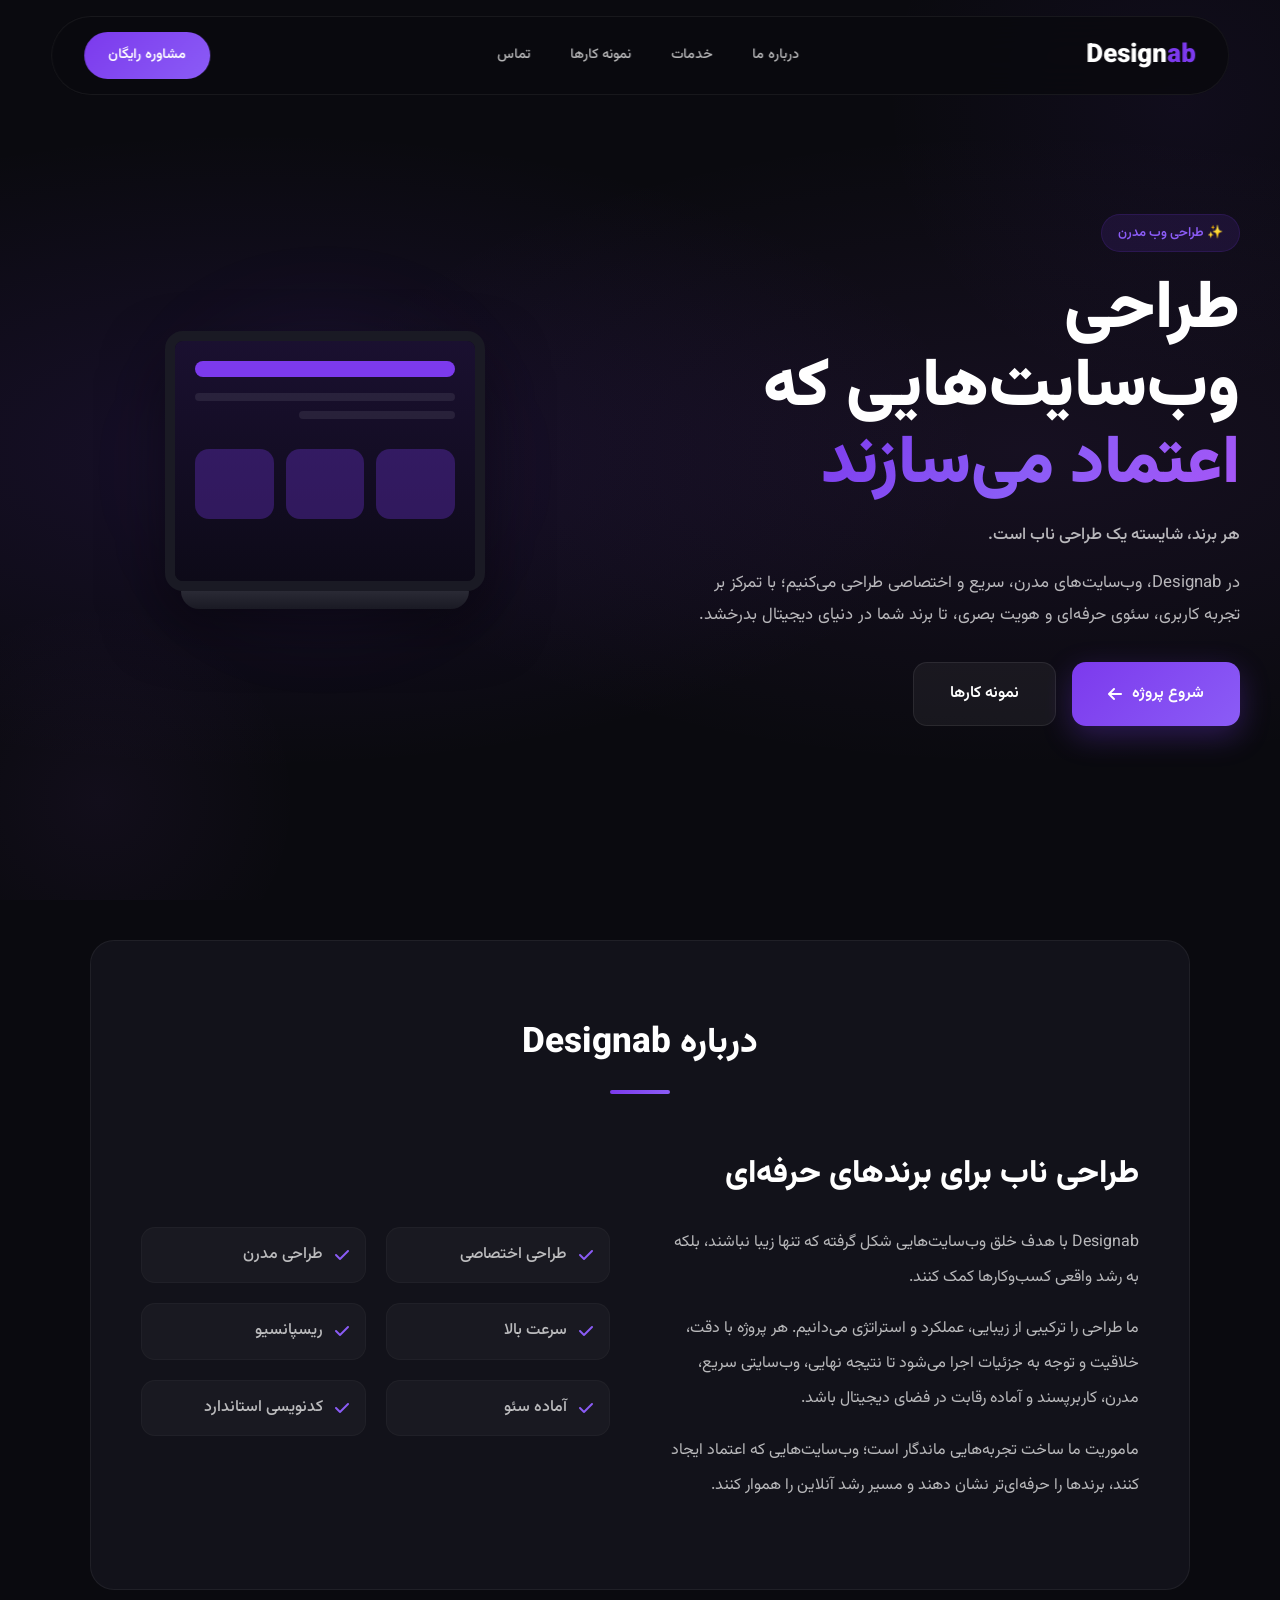
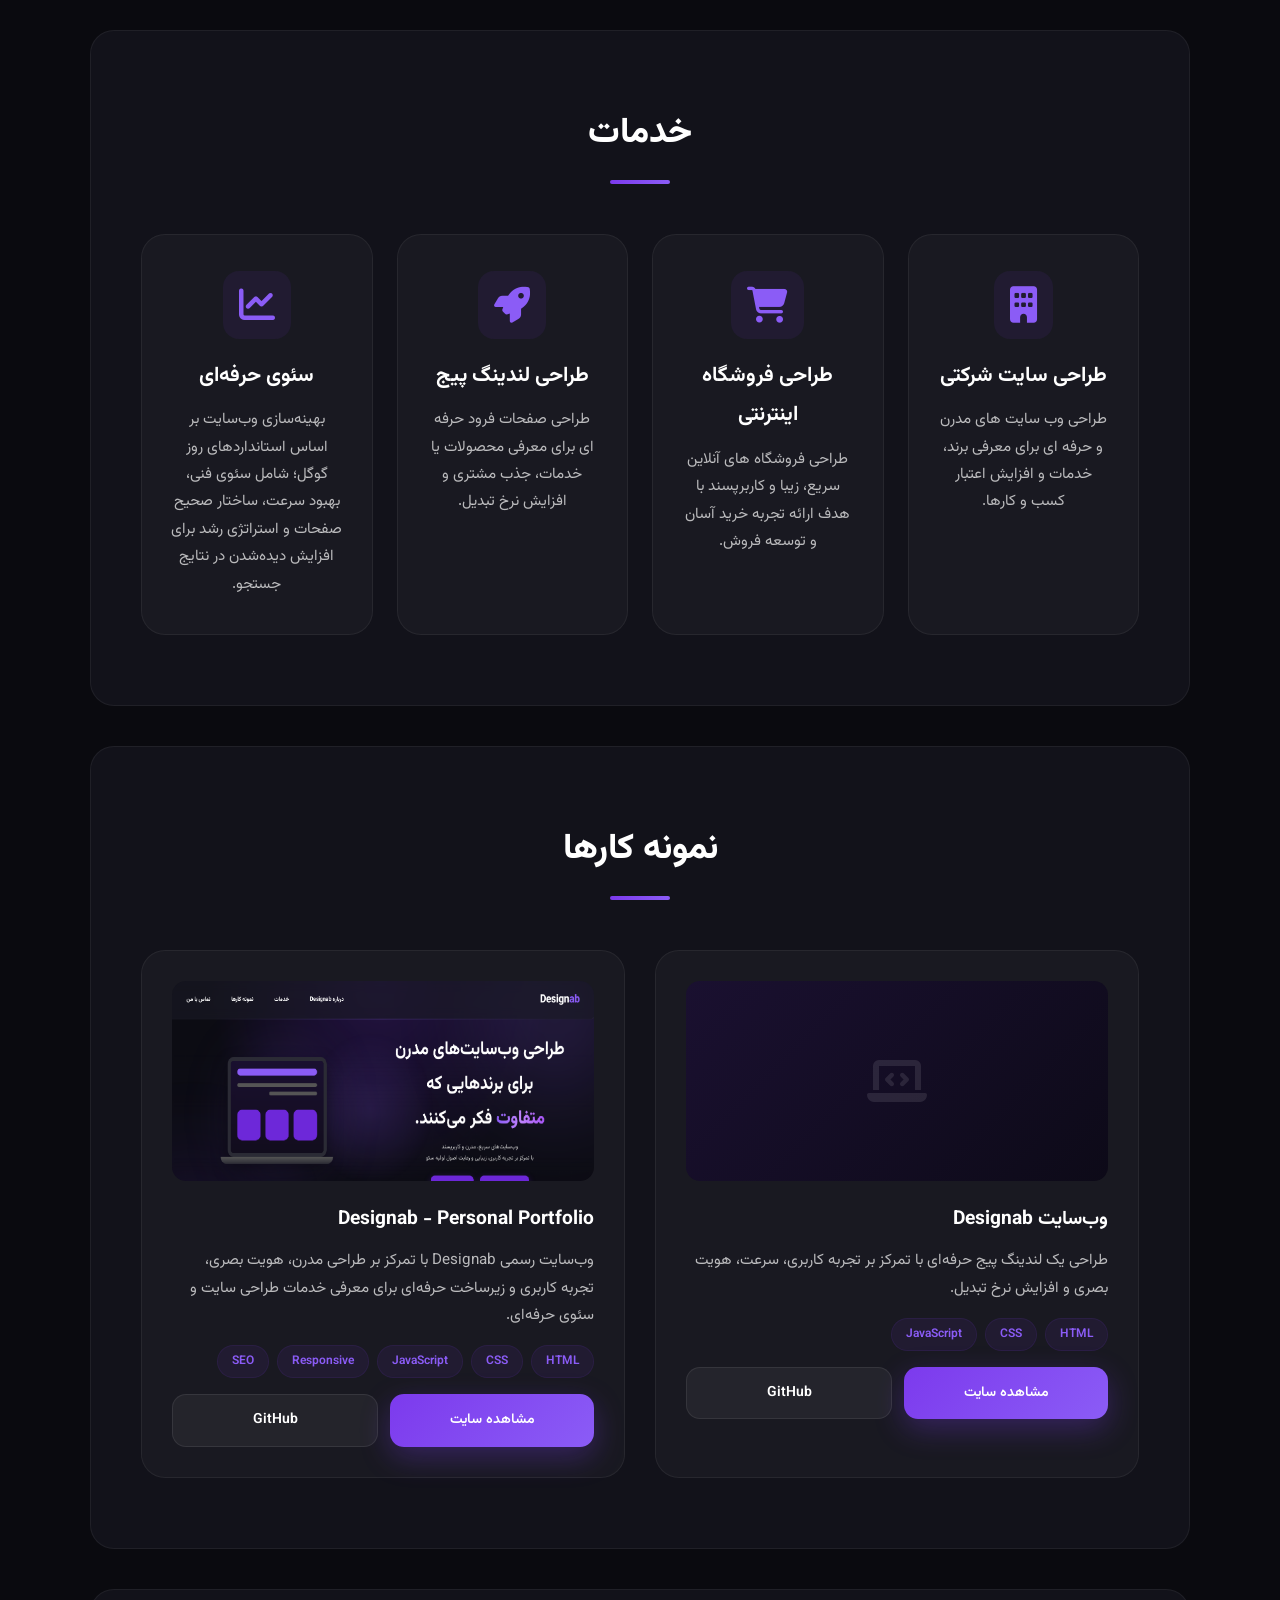
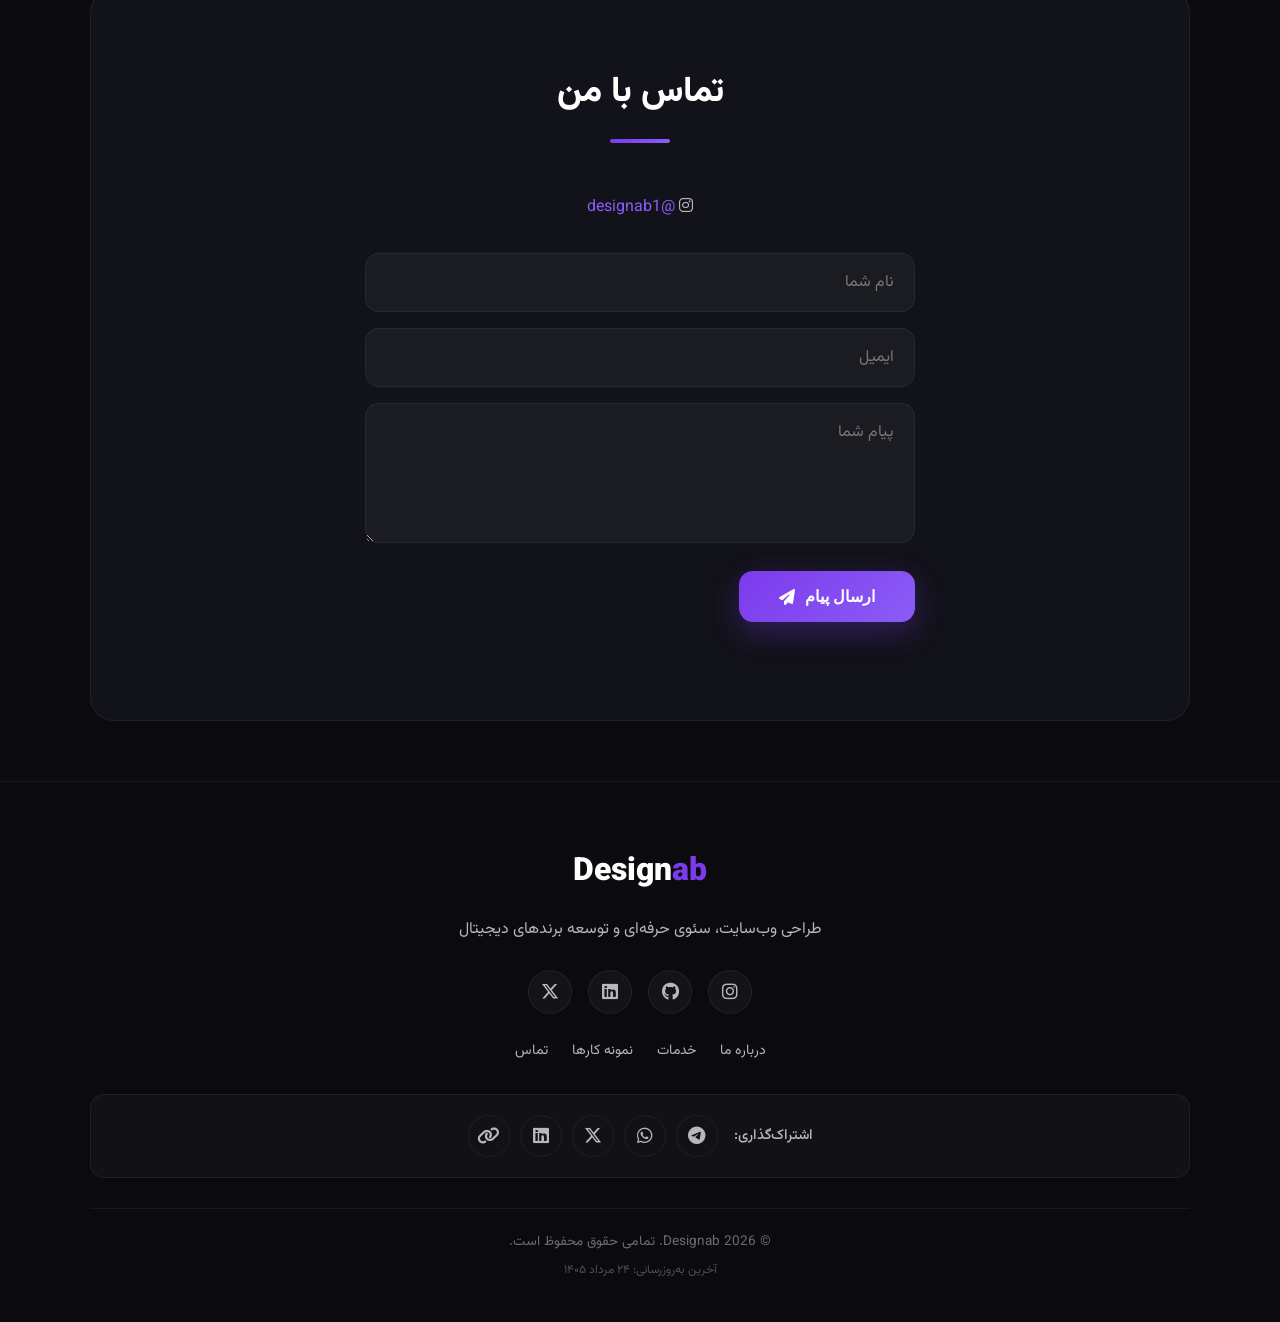
<file: index.html>
<!DOCTYPE html>
<html lang="fa" dir="rtl">

<head>

    <meta charset="UTF-8">
    <meta name="viewport" content="width=device-width, initial-scale=1.0">

    <title>Designab | طراحی سایت مدرن و اختصاصی</title>

    <meta name="description" content="طراحی وب‌سایت‌های مدرن، سریع و ریسپانسیو با تمرکز بر تجربه کاربری و سئو.">
    <meta name="author" content="Mona Valiolahi">
    <meta name="keywords" content="طراحی سایت, طراحی وب, طراحی سایت اختصاصی, برنامه نویسی, HTML, CSS, JavaScript, Designab">
    <meta name="theme-color" content="#7c3aed">

    <meta property="og:title" content="Designab">
    <meta property="og:description" content="طراحی وب‌سایت‌های مدرن و حرفه‌ای">
    <meta property="og:image" content="https://designab.ir/images/designab.png">
    <meta property="og:url" content="https://designab.ir">
    <meta property="og:locale" content="fa_IR">
    <meta property="og:type" content="website">
    <link rel="canonical" href="https://designab.ir">

    <!-- Google Tag Manager -->
    <script>
        (function(w, d, s, l, i) {
            w[l] = w[l] || [];
            w[l].push({ 'gtm.start': new Date().getTime(), event: 'gtm.js' });
            var f = d.getElementsByTagName(s)[0],
                j = d.createElement(s),
                dl = l != 'dataLayer' ? '&l=' + l : '';
            j.async = true;
            j.src = 'https://www.googletagmanager.com/gtm.js?id=' + i + dl;
            f.parentNode.insertBefore(j, f);
        })(window, document, 'script', 'dataLayer', 'GTM-N5ZDKDMZ');
    </script>
    <!-- End Google Tag Manager -->

    <!-- Preconnect برای بهبود سرعت -->
    <link rel="preconnect" href="https://fonts.googleapis.com">
    <link rel="preconnect" href="https://fonts.gstatic.com" crossorigin>
    <link rel="preconnect" href="https://cdnjs.cloudflare.com">

    <link rel="stylesheet" href="style.css">
    <link rel="stylesheet" href="https://cdnjs.cloudflare.com/ajax/libs/font-awesome/6.7.2/css/all.min.css">
    <link href="https://fonts.googleapis.com/css2?family=Vazirmatn:wght@300;400;500;700;800;900&display=swap" rel="stylesheet">
    <link rel="icon" type="image/png" href="images/favicon.png">

    <!-- ===== Open Graph (فیسبوک، لینکدین) ===== -->
<meta property="og:title" content="Designab | طراحی سایت مدرن و اختصاصی">
<meta property="og:description" content="طراحی وب‌سایت‌های مدرن، سریع و ریسپانسیو با تمرکز بر تجربه کاربری و سئو.">
<meta property="og:image" content="https://designab.ir/images/og-image.png">
<meta property="og:image:width" content="1200">
<meta property="og:image:height" content="630">
<meta property="og:url" content="https://designab.ir">
<meta property="og:type" content="website">
<meta property="og:locale" content="fa_IR">

<!-- ===== Twitter Card ===== -->
<meta name="twitter:card" content="summary_large_image">
<meta name="twitter:title" content="Designab | طراحی سایت مدرن">
<meta name="twitter:description" content="طراحی وب‌سایت‌های مدرن، سریع و ریسپانسیو">
<meta name="twitter:image" content="https://designab.ir/images/og-image.png">

<!-- ===== Schema Markup (ساختار داده) ===== -->
<script type="application/ld+json">
{
    "@context": "https://schema.org",
    "@type": "Organization",
    "name": "Designab",
    "url": "https://designab.ir",
    "logo": "https://designab.ir/images/logo.png",
    "description": "طراحی وب‌سایت‌های مدرن و حرفه‌ای",
    "contactPoint": {
        "@type": "ContactPoint",
        "contactType": "sales",
        "availableLanguage": ["Persian"]
    },
    "sameAs": [
        "https://instagram.com/designab",
        "https://github.com/monavaliolahi/designab"
    ]
}
</script>
</head>

<body>

    <!-- Progress Bar -->
<div id="progress-bar"></div>

    <!-- Google Tag Manager (noscript) -->
    <noscript>
        <iframe src="https://www.googletagmanager.com/ns.html?id=GTM-N5ZDKDMZ" height="0" width="0" style="display:none;visibility:hidden"></iframe>
    </noscript>
    <!-- End Google Tag Manager (noscript) -->

    <!-- ===== LOADER ===== -->
    <div id="loader">
        <div class="loader-logo">
            <span>Designab</span>
        </div>
    </div>

    <!-- ===== SPOTLIGHT ===== -->
    <div id="spotlight"></div>

    <!-- ===== NAVIGATION ===== -->
    <nav>
        <div class="logo">
            <a href="#">Design<span>ab</span></a>
        </div>

        <div class="nav-links">
            <a href="#about" class="active">درباره ما</a>
            <a href="#services">خدمات</a>
            <a href="#portfolio">نمونه کارها</a>
            <a href="#contact">تماس</a>
        </div>

        <div class="nav-actions">
            <a href="#contact" class="btn-nav">مشاوره رایگان</a>
            <button class="menu-toggle" id="menutoggle">
                <i class="fa-solid fa-bars"></i>
            </button>
        </div>
    </nav>

    <!-- ===== HEADER / HERO ===== -->
    <header>
        <div class="hero-content">
            <div class="hero-text">
                <span class="badge">✨ طراحی وب مدرن</span>
                <h1>
                    طراحی وب‌سایت‌هایی که
                    <br>
                    <span class="gradient-text">اعتماد می‌سازند</span>
                </h1>
                <p class="hero-slogan">
                    هر برند، شایسته یک طراحی ناب است.
                </p>
                <p>
                    در Designab، وب‌سایت‌های مدرن، سریع و اختصاصی طراحی می‌کنیم؛
                    با تمرکز بر تجربه کاربری، سئوی حرفه‌ای و هویت بصری،
                    تا برند شما در دنیای دیجیتال بدرخشد.
                </p>
                <div class="hero-buttons">
                    <a class="btn-primary" href="#contact">
                        شروع پروژه
                        <i class="fa-solid fa-arrow-left"></i>
                    </a>
                    <a class="btn-secondary" href="#portfolio">
                        نمونه کارها
                    </a>
                </div>
            </div>

            <div class="hero-image">
                <div class="laptop">
                    <div class="screen">
                        <div class="fake-site">
                            <div class="fake-header"></div>
                            <div class="fake-line"></div>
                            <div class="fake-line short"></div>
                            <div class="fake-boxes">
                                <div></div>
                                <div></div>
                                <div></div>
                            </div>
                        </div>
                    </div>
                    <div class="base"></div>
                </div>
            </div>
        </div>
    </header>

    <!-- ===== MAIN CONTENT ===== -->
    <main>

        <!-- ===== ABOUT ===== -->
        <section id="about">
            <h2>درباره Designab</h2>
            <div class="about-container">
                <div class="about-text">
                    <h3>طراحی ناب برای برندهای حرفه‌ای</h3>
                    <p>
                        Designab با هدف خلق وب‌سایت‌هایی شکل گرفته که تنها زیبا نباشند، بلکه به رشد واقعی کسب‌وکارها کمک کنند.
                    </p>
                    <p>
                        ما طراحی را ترکیبی از زیبایی، عملکرد و استراتژی می‌دانیم. هر پروژه با دقت، خلاقیت و توجه به جزئیات اجرا می‌شود تا نتیجه نهایی، وب‌سایتی سریع، مدرن، کاربرپسند و آماده رقابت در فضای دیجیتال باشد.
                    </p>
                    <p>
                        ماموریت ما ساخت تجربه‌هایی ماندگار است؛ وب‌سایت‌هایی که اعتماد ایجاد کنند، برندها را حرفه‌ای‌تر نشان دهند و مسیر رشد آنلاین را هموار کنند.
                    </p>
                </div>
                <div class="about-list">
                    <div><i class="fa-solid fa-check"></i> طراحی اختصاصی</div>
                    <div><i class="fa-solid fa-check"></i> طراحی مدرن</div>
                    <div><i class="fa-solid fa-check"></i> سرعت بالا</div>
                    <div><i class="fa-solid fa-check"></i> ریسپانسیو</div>
                    <div><i class="fa-solid fa-check"></i> آماده سئو</div>
                    <div><i class="fa-solid fa-check"></i> کدنویسی استاندارد</div>
                </div>
            </div>
        </section>

        <!-- ===== SERVICES ===== -->
        <section id="services">
            <h2>خدمات</h2>
            <div class="service-container">
                <div class="service-card">
                    <div class="icon-wrapper">
                        <i class="fa-solid fa-building icon"></i>
                    </div>
                    <h3>طراحی سایت شرکتی</h3>
                    <p>طراحی وب سایت های مدرن و حرفه ای برای معرفی برند، خدمات و افزایش اعتبار کسب و کارها.</p>
                </div>

                <div class="service-card">
                    <div class="icon-wrapper">
                        <i class="fa-solid fa-cart-shopping icon"></i>
                    </div>
                    <h3>طراحی فروشگاه اینترنتی</h3>
                    <p>طراحی فروشگاه های آنلاین سریع، زیبا و کاربرپسند با هدف ارائه تجربه خرید آسان و توسعه فروش.</p>
                </div>

                <div class="service-card">
                    <div class="icon-wrapper">
                        <i class="fa-solid fa-rocket icon"></i>
                    </div>
                    <h3>طراحی لندینگ پیج</h3>
                    <p>طراحی صفحات فرود حرفه ای برای معرفی محصولات یا خدمات، جذب مشتری و افزایش نرخ تبدیل.</p>
                </div>

                <div class="service-card">
                    <div class="icon-wrapper">
                        <i class="fa-solid fa-chart-line icon"></i>
                    </div>
                    <h3>سئوی حرفه‌ای</h3>
                    <p>بهینه‌سازی وب‌سایت بر اساس استانداردهای روز گوگل؛ شامل سئوی فنی، بهبود سرعت، ساختار صحیح صفحات و استراتژی رشد برای افزایش دیده‌شدن در نتایج جستجو.</p>
                </div>
            </div>
        </section>

        <!-- ===== PORTFOLIO ===== -->
        <section id="portfolio">
            <h2>نمونه کارها</h2>
            <div class="portfolio-container">
                <!-- Project 1 -->
                <div class="portfolio-card">
                    <div class="portfolio-image">
                        <i class="fa-solid fa-laptop-code"></i>
                    </div>
                    <h3>وب‌سایت Designab</h3>
                    <p>
                        طراحی یک لندینگ پیج حرفه‌ای با تمرکز بر تجربه کاربری،
                        سرعت، هویت بصری و افزایش نرخ تبدیل.
                    </p>
                    <div class="portfolio-tech">
                        <span>HTML</span>
                        <span>CSS</span>
                        <span>JavaScript</span>
                    </div>
                    <div class="portfolio-buttons">
                        <a href="https://designab.ir" class="btn-primary small">مشاهده سایت</a>
                        <a href="https://github.com/monavaliolahi/designab" class="btn-secondary small">GitHub</a>
                    </div>
                </div>

                <!-- Project 2 -->
                <div class="portfolio-card">
                    <div class="portfolio-image">
                        <img src="images/designab.png" alt="وب‌سایت Designab" loading="lazy">
                    </div>
                    <h3>Designab - Personal Portfolio</h3>
                    <p>
                        وب‌سایت رسمی Designab با تمرکز بر طراحی مدرن،
                        هویت بصری، تجربه کاربری و زیرساخت حرفه‌ای
                        برای معرفی خدمات طراحی سایت و سئوی حرفه‌ای.
                    </p>
                    <div class="portfolio-tech">
                        <span>HTML</span>
                        <span>CSS</span>
                        <span>JavaScript</span>
                        <span>Responsive</span>
                        <span>SEO</span>
                    </div>
                    <div class="portfolio-buttons">
                        <a href="https://designab.ir" class="btn-primary small">مشاهده سایت</a>
                        <a href="https://github.com/monavaliolahi/designab" class="btn-secondary small">GitHub</a>
                    </div>
                </div>
            </div>
        </section>

        <!-- ===== CONTACT ===== -->
        <section id="contact">
            <h2>تماس با من</h2>
            <p class="contact-subtitle">
                <i class="fa-brands fa-instagram"></i>
                <a href="https://instagram.com/designab1" target="_blank">@designab1</a>
            </p>
            <form id="contactForm" action="send-email.php" method="POST" novalidate>
                <div class="form-group">
                    <input id="name" type="text" placeholder="نام شما">
                </div>
                <div class="form-group">
                    <input id="email" type="email" placeholder="ایمیل">
                </div>
                <div class="form-group">
                    <textarea id="message" placeholder="پیام شما"></textarea>
                </div>
                <button id="btn" type="submit" class="btn-primary submit">
                    ارسال پیام
                    <i class="fa-solid fa-paper-plane"></i>
                </button>
                <p id="formMessage"></p>
                
            </form>
        </section>

    </main>

    <!-- ===== FOOTER ===== -->
<footer>
    <div class="footer-content">
        <!-- لوگو و توضیحات -->
        <div class="footer-logo">
            Design<span>ab</span>
        </div>
        <p>
            طراحی وب‌سایت، سئوی حرفه‌ای و توسعه برندهای دیجیتال
        </p>

        <!-- شبکه‌های اجتماعی -->
        <div class="footer-social">
            <a href="https://instagram.com/designab1" target="_blank" aria-label="Instagram">
                <i class="fa-brands fa-instagram"></i>
            </a>
            <a href="https://github.com/monavaliolahi/designab" target="_blank" aria-label="GitHub">
                <i class="fa-brands fa-github"></i>
            </a>
            <a href="#" target="_blank" aria-label="LinkedIn">
                <i class="fa-brands fa-linkedin"></i>
            </a>
            <a href="#" target="_blank" aria-label="Twitter">
                <i class="fa-brands fa-x-twitter"></i>
            </a>
        </div>

        <!-- لینک‌های داخلی -->
        <div class="footer-links">
            <a href="#about">درباره ما</a>
            <a href="#services">خدمات</a>
            <a href="#portfolio">نمونه کارها</a>
            <a href="#contact">تماس</a>
        </div>

        <!-- دکمه‌های اشتراک‌گذاری -->
        <div class="share-section">
            <span class="share-label">اشتراک‌گذاری:</span>
            <div class="share-buttons">
                <a href="https://t.me/share/url?url=https://designab.ir&text=طراحی سایت حرفه‌ای" target="_blank" class="share-btn telegram">
                    <i class="fa-brands fa-telegram"></i>
                </a>
                <a href="https://wa.me/?text=طراحی سایت حرفه‌ای - https://designab.ir" target="_blank" class="share-btn whatsapp">
                    <i class="fa-brands fa-whatsapp"></i>
                </a>
                <a href="https://twitter.com/intent/tweet?url=https://designab.ir&text=طراحی سایت حرفه‌ای" target="_blank" class="share-btn twitter">
                    <i class="fa-brands fa-x-twitter"></i>
                </a>
                <a href="https://www.linkedin.com/sharing/share-offsite/?url=https://designab.ir" target="_blank" class="share-btn linkedin">
                    <i class="fa-brands fa-linkedin"></i>
                </a>
                <button onclick="copyLink()" class="share-btn copy">
                    <i class="fa-solid fa-link"></i>
                </button>
            </div>
        </div>

        <!-- ===== کپی‌رایت و تمامی حقوق ===== -->
        <div class="footer-copyright">
            <small>
                © 2026 Designab. تمامی حقوق محفوظ است.
                <span class="update-date">
                    آخرین به‌روزرسانی: ۲۴ مرداد ۱۴۰۵
                </span>
            </small>
        </div>
    </div>
</footer>

    <!-- ===== BACK TO TOP ===== -->
    <button id="backtotop">
        <i class="fa-solid fa-arrow-up"></i>
    </button>

    <script src="script.js"></script>
</body>

</html>
</file>
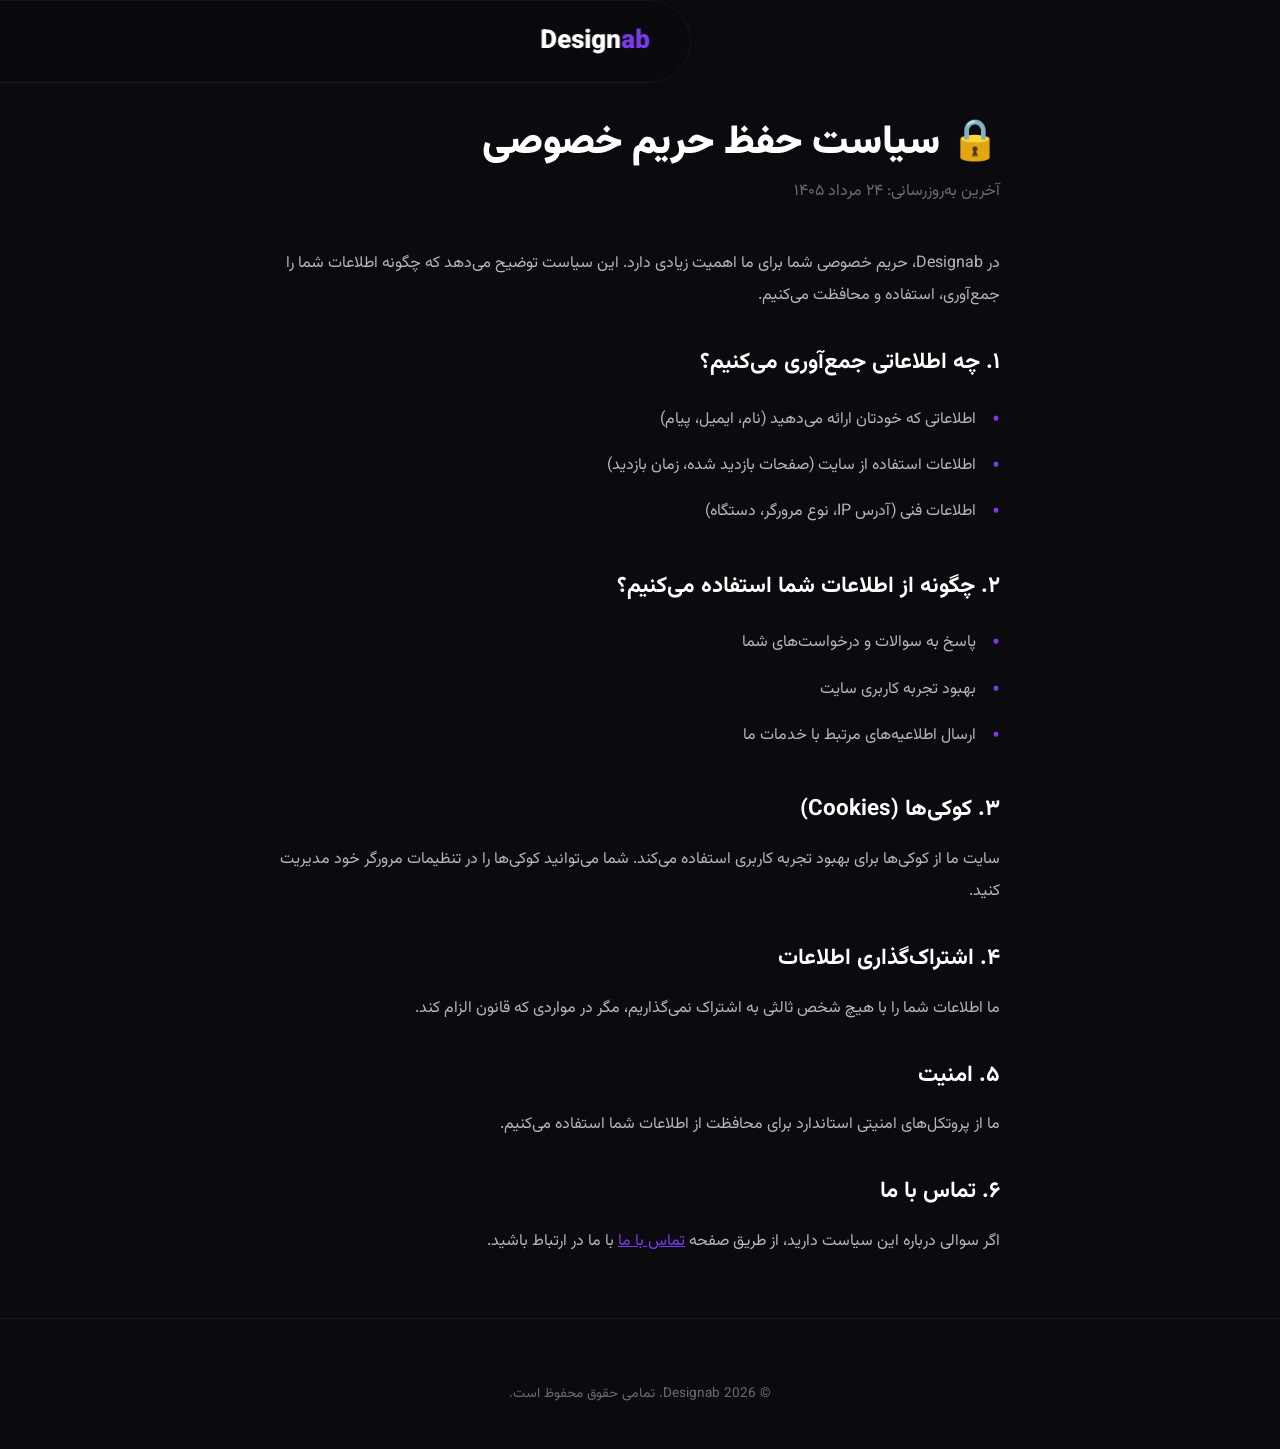
<file: privacy.html>
<!DOCTYPE html>
<html lang="fa" dir="rtl">
<head>
    <meta charset="UTF-8">
    <meta name="viewport" content="width=device-width, initial-scale=1.0">
    <title>سیاست حفظ حریم خصوصی | Designab</title>
    <link rel="stylesheet" href="style.css">
    <link href="https://fonts.googleapis.com/css2?family=Vazirmatn:wght@300;400;500;700;800;900&display=swap" rel="stylesheet">
    <style>
        .policy-page {
            max-width: 800px;
            margin: 0 auto;
            padding: 120px 40px 60px;
        }
        .policy-page h1 {
            font-size: 2.5rem;
            margin-bottom: 10px;
        }
        .policy-page .date {
            color: var(--text-muted);
            margin-bottom: 40px;
        }
        .policy-page h2 {
            font-size: 1.4rem;
            margin-top: 30px;
            margin-bottom: 12px;
            color: white;
        }
        .policy-page p {
            color: var(--text-secondary);
            line-height: 2;
        }
        .policy-page ul {
            color: var(--text-secondary);
            list-style: none;
            padding: 0;
        }
        .policy-page ul li {
            padding: 8px 0;
            padding-right: 24px;
            position: relative;
        }
        .policy-page ul li::before {
            content: '•';
            color: var(--primary);
            font-size: 1.5rem;
            position: absolute;
            right: 0;
            top: 2px;
        }
    </style>
</head>
<body>
    <nav style="position:fixed;top:0;left:0;right:0;padding:16px 40px;background:rgba(10,10,15,0.95);backdrop-filter:blur(20px);border-bottom:1px solid rgba(255,255,255,0.06);z-index:1000;">
        <div class="logo">
            <a href="/" style="color:white;text-decoration:none;">Design<span style="color:var(--primary);">ab</span></a>
        </div>
    </nav>

    <div class="policy-page">
        <h1>🔒 سیاست حفظ حریم خصوصی</h1>
        <p class="date">آخرین به‌روزرسانی: ۲۴ مرداد ۱۴۰۵</p>

        <p>در Designab، حریم خصوصی شما برای ما اهمیت زیادی دارد. این سیاست توضیح می‌دهد که چگونه اطلاعات شما را جمع‌آوری، استفاده و محافظت می‌کنیم.</p>

        <h2>۱. چه اطلاعاتی جمع‌آوری می‌کنیم؟</h2>
        <ul>
            <li>اطلاعاتی که خودتان ارائه می‌دهید (نام، ایمیل، پیام)</li>
            <li>اطلاعات استفاده از سایت (صفحات بازدید شده، زمان بازدید)</li>
            <li>اطلاعات فنی (آدرس IP، نوع مرورگر، دستگاه)</li>
        </ul>

        <h2>۲. چگونه از اطلاعات شما استفاده می‌کنیم؟</h2>
        <ul>
            <li>پاسخ به سوالات و درخواست‌های شما</li>
            <li>بهبود تجربه کاربری سایت</li>
            <li>ارسال اطلاعیه‌های مرتبط با خدمات ما</li>
        </ul>

        <h2>۳. کوکی‌ها (Cookies)</h2>
        <p>سایت ما از کوکی‌ها برای بهبود تجربه کاربری استفاده می‌کند. شما می‌توانید کوکی‌ها را در تنظیمات مرورگر خود مدیریت کنید.</p>

        <h2>۴. اشتراک‌گذاری اطلاعات</h2>
        <p>ما اطلاعات شما را با هیچ شخص ثالثی به اشتراک نمی‌گذاریم، مگر در مواردی که قانون الزام کند.</p>

        <h2>۵. امنیت</h2>
        <p>ما از پروتکل‌های امنیتی استاندارد برای محافظت از اطلاعات شما استفاده می‌کنیم.</p>

        <h2>۶. تماس با ما</h2>
        <p>اگر سوالی درباره این سیاست دارید، از طریق صفحه <a href="/#contact" style="color:var(--primary);">تماس با ما</a> با ما در ارتباط باشید.</p>
    </div>

    <footer style="margin-top:0;">
        <div class="footer-content">
            <small>© 2026 Designab. تمامی حقوق محفوظ است.</small>
        </div>
    </footer>
</body>
</html>
</file>
<file: style.css>
/* ======================================
    Reset & Base
========================================= */
* {
    margin: 0;
    padding: 0;
    box-sizing: border-box;
}

:root {
    --primary: #7c3aed;
    --primary-light: #8b5cf6;
    --primary-dark: #5b21b6;
    --primary-glow: rgba(124, 58, 237, 0.3);
    --background: #0a0a0f;
    --surface: #12121a;
    --card-bg: rgba(255, 255, 255, 0.03);
    --border-color: rgba(255, 255, 255, 0.06);
    --text: #ffffff;
    --text-secondary: rgba(255, 255, 255, 0.7);
    --text-muted: rgba(255, 255, 255, 0.4);
    --radius: 24px;
    --radius-sm: 14px;
    --transition: all 0.4s cubic-bezier(0.25, 0.46, 0.45, 0.94);
    --shadow: 0 20px 60px rgba(0, 0, 0, 0.3);
}

html {
    scroll-behavior: smooth;
}

body {
    font-family: "Vazirmatn", "IRANSans", sans-serif;
    background: var(--background);
    color: var(--text);
    line-height: 1.9;
    width: 100%;
    overflow-x: hidden;
}

::selection {
    background: var(--primary);
    color: white;
}

/* ======================================
    Scrollbar
========================================= */
::-webkit-scrollbar {
    width: 8px;
}

::-webkit-scrollbar-track {
    background: var(--background);
}

::-webkit-scrollbar-thumb {
    background: var(--primary);
    border-radius: 10px;
}

::-webkit-scrollbar-thumb:hover {
    background: var(--primary-light);
}

/* ======================================
    Loader
========================================= */
#loader {
    position: fixed;
    inset: 0;
    background: var(--background);
    display: flex;
    justify-content: center;
    align-items: center;
    z-index: 99999;
    transition: opacity 0.8s ease, visibility 0.8s ease;
}

.loader-logo {
    font-size: 42px;
    font-weight: 900;
    color: white;
    letter-spacing: 2px;
    animation: pulse 1.2s infinite;
}

.loader-logo span {
    background: linear-gradient(135deg, var(--primary), var(--primary-light), #a855f7);
    -webkit-background-clip: text;
    -webkit-text-fill-color: transparent;
}

#loader.hide {
    opacity: 0;
    visibility: hidden;
}

@keyframes pulse {
    0%,
    100% {
        transform: scale(0.95);
        opacity: 0.7;
    }
    50% {
        transform: scale(1.05);
        opacity: 1;
    }
}

/* ======================================
    Spotlight
========================================= */
#spotlight {
    position: fixed;
    width: 500px;
    height: 500px;
    border-radius: 50%;
    pointer-events: none;
    background: radial-gradient(
        circle,
        rgba(124, 58, 237, 0.12) 0%,
        rgba(124, 58, 237, 0.06) 40%,
        transparent 70%
    );
    transform: translate(-50%, -50%);
    z-index: 0;
    transition: left 0.05s linear, top 0.05s linear;
}

/* ======================================
    Navigation
========================================= */
nav {
    position: fixed;
    top: 16px;
    left: 50%;
    transform: translateX(-50%);
    width: 92%;
    max-width: 1200px;
    padding: 14px 32px;
    background: rgba(10, 10, 15, 0.85);
    backdrop-filter: blur(24px);
    -webkit-backdrop-filter: blur(24px);
    border: 1px solid rgba(255, 255, 255, 0.06);
    border-radius: 100px;
    display: flex;
    justify-content: space-between;
    align-items: center;
    gap: 20px;
    z-index: 1000;
    transition: var(--transition);
}

nav.scrolled {
    background: rgba(10, 10, 15, 0.95);
    border-color: rgba(124, 58, 237, 0.2);
    box-shadow: 0 10px 40px rgba(0, 0, 0, 0.4);
}

.logo {
    font-size: 26px;
    font-weight: 900;
}

.logo a {
    color: white;
    text-decoration: none;
}

.logo span {
    color: var(--primary);
}

.nav-links {
    display: flex;
    gap: 8px;
}

.nav-links a {
    color: var(--text-secondary);
    text-decoration: none;
    font-size: 14px;
    font-weight: 500;
    padding: 8px 16px;
    border-radius: 100px;
    transition: var(--transition);
    position: relative;
}

.nav-links a:hover,
.nav-links a.active {
    color: white;
    background: rgba(124, 58, 237, 0.15);
}

.nav-links a.active {
    color: var(--primary-light);
}

.nav-actions {
    display: flex;
    align-items: center;
    gap: 12px;
}

.btn-nav {
    padding: 10px 24px;
    background: linear-gradient(135deg, var(--primary), var(--primary-light));
    color: white;
    border-radius: 100px;
    font-size: 14px;
    font-weight: 600;
    text-decoration: none;
    transition: var(--transition);
}

.btn-nav:hover {
    transform: translateY(-2px);
    box-shadow: 0 10px 30px var(--primary-glow);
}

.menu-toggle {
    display: none;
    background: none;
    border: none;
    color: white;
    font-size: 24px;
    cursor: pointer;
    padding: 8px;
    border-radius: 50%;
    transition: var(--transition);
}

.menu-toggle:hover {
    background: rgba(255, 255, 255, 0.05);
}

/* ======================================
    Hero / Header
========================================= */
header {
    min-height: 100vh;
    display: flex;
    align-items: center;
    padding: 120px 40px 80px;
    background:
        radial-gradient(ellipse at 20% 50%, rgba(124, 58, 237, 0.12), transparent 50%),
        radial-gradient(ellipse at 80% 50%, rgba(168, 85, 247, 0.08), transparent 50%),
        var(--background);
    position: relative;
    overflow: hidden;
}

header::before {
    content: '';
    position: absolute;
    width: 600px;
    height: 600px;
    background: radial-gradient(circle, rgba(124, 58, 237, 0.06), transparent 70%);
    border-radius: 50%;
    top: -200px;
    right: -200px;
    pointer-events: none;
}

header::after {
    content: '';
    position: absolute;
    width: 400px;
    height: 400px;
    background: radial-gradient(circle, rgba(168, 85, 247, 0.05), transparent 70%);
    border-radius: 50%;
    bottom: -100px;
    left: -100px;
    pointer-events: none;
}

.hero-content {
    display: flex;
    align-items: center;
    gap: 60px;
    width: 100%;
    max-width: 1200px;
    margin: 0 auto;
    position: relative;
    z-index: 1;
}

.hero-text {
    flex: 1;
}

.hero-image {
    flex: 1;
    display: flex;
    justify-content: center;
}

.badge {
    display: inline-block;
    padding: 6px 16px;
    background: rgba(124, 58, 237, 0.12);
    border: 1px solid rgba(124, 58, 237, 0.15);
    border-radius: 100px;
    color: var(--primary-light);
    font-size: 13px;
    font-weight: 600;
    margin-bottom: 20px;
}

h1 {
    font-size: clamp(2.8rem, 6vw, 4.2rem);
    font-weight: 900;
    line-height: 1.15;
    margin-bottom: 16px;
}

.gradient-text {
    background: linear-gradient(135deg, var(--primary), var(--primary-light), #a855f7);
    -webkit-background-clip: text;
    -webkit-text-fill-color: transparent;
    background-clip: text;
}

.hero-slogan {
    font-size: 1.15rem;
    color: var(--primary-light);
    font-weight: 500;
    margin-bottom: 16px;
}

.hero-text p {
    color: var(--text-secondary);
    max-width: 550px;
    font-size: 1.05rem;
}

.hero-buttons {
    display: flex;
    gap: 16px;
    margin-top: 30px;
    flex-wrap: wrap;
}

/* ======================================
    Buttons
========================================= */
.btn-primary {
    display: inline-flex;
    align-items: center;
    gap: 10px;
    padding: 16px 36px;
    background: linear-gradient(135deg, var(--primary), var(--primary-light));
    color: white;
    border: none;
    border-radius: var(--radius-sm);
    font-size: 16px;
    font-weight: 600;
    text-decoration: none;
    cursor: pointer;
    transition: var(--transition);
    box-shadow: 0 10px 30px var(--primary-glow);
}

.btn-primary:hover {
    transform: translateY(-3px);
    box-shadow: 0 20px 40px var(--primary-glow);
}

.btn-primary.small {
    padding: 12px 24px;
    font-size: 14px;
}

.btn-primary.submit {
    align-self: flex-start;
    padding: 16px 40px;
}

.btn-secondary {
    display: inline-flex;
    align-items: center;
    gap: 10px;
    padding: 16px 36px;
    background: rgba(255, 255, 255, 0.05);
    border: 1px solid rgba(255, 255, 255, 0.08);
    color: white;
    border-radius: var(--radius-sm);
    font-size: 16px;
    font-weight: 600;
    text-decoration: none;
    cursor: pointer;
    transition: var(--transition);
}

.btn-secondary:hover {
    background: rgba(255, 255, 255, 0.08);
    transform: translateY(-3px);
}

.btn-secondary.small {
    padding: 12px 24px;
    font-size: 14px;
}

/* ======================================
    Hero Stats
========================================= */
.hero-stats {
    display: flex;
    gap: 40px;
    margin-top: 40px;
    padding-top: 30px;
    border-top: 1px solid rgba(255, 255, 255, 0.05);
}

.hero-stats div span {
    font-size: 2rem;
    font-weight: 900;
    color: white;
}

.hero-stats div p {
    font-size: 0.9rem;
    color: var(--text-muted);
    margin: 0;
}

/* ======================================
    Laptop Mockup
========================================= */
.laptop {
    width: 320px;
    max-width: 100%;
    animation: floating 5s ease-in-out infinite;
    position: relative;
}

.laptop::before {
    content: '';
    position: absolute;
    width: 280px;
    height: 280px;
    background: radial-gradient(circle, var(--primary-glow), transparent 70%);
    border-radius: 50%;
    top: 50%;
    left: 50%;
    transform: translate(-50%, -50%);
    z-index: -1;
    filter: blur(60px);
}

.screen {
    background: #0d0d14;
    border: 10px solid #1a1a24;
    border-radius: 18px;
    height: 260px;
    overflow: hidden;
    box-shadow: 0 30px 60px rgba(0, 0, 0, 0.5);
}

.base {
    width: 90%;
    height: 18px;
    margin: 0 auto;
    background: linear-gradient(180deg, #2a2a35, #1a1a24);
    border-radius: 0 0 25px 25px;
}

.fake-site {
    width: 100%;
    height: 100%;
    padding: 20px;
    background: linear-gradient(180deg, #1a1030, #0d0a18);
    display: flex;
    flex-direction: column;
}

.fake-header {
    width: 100%;
    height: 16px;
    border-radius: 10px;
    background: var(--primary);
    margin-bottom: 16px;
}

.fake-line {
    width: 100%;
    height: 8px;
    border-radius: 10px;
    background: rgba(255, 255, 255, 0.08);
    margin-bottom: 10px;
}

.fake-line.short {
    width: 60%;
}

.fake-boxes {
    display: flex;
    gap: 12px;
    margin-top: 20px;
}

.fake-boxes div {
    flex: 1;
    height: 70px;
    border-radius: 14px;
    background: rgba(124, 58, 237, 0.3);
    transition: var(--transition);
}

.fake-boxes div:hover {
    transform: translateY(-4px);
    background: var(--primary);
}

/* ======================================
    Sections
========================================= */
section {
    background: var(--surface);
    width: 92%;
    max-width: 1100px;
    margin: 40px auto;
    padding: 70px 50px;
    border-radius: var(--radius);
    border: 1px solid var(--border-color);
    scroll-margin-top: 100px;
}

section h2 {
    text-align: center;
    font-size: 2.2rem;
    font-weight: 800;
    margin-bottom: 50px;
}

section h2::after {
    content: '';
    display: block;
    width: 60px;
    height: 4px;
    background: linear-gradient(90deg, var(--primary), var(--primary-light));
    margin: 12px auto 0;
    border-radius: 10px;
}

/* ======================================
    About
========================================= */
.about-container {
    display: flex;
    gap: 60px;
    align-items: center;
}

.about-text {
    flex: 1;
}

.about-text h3 {
    font-size: 2rem;
    font-weight: 800;
    margin-bottom: 20px;
    color: white;
}

.about-text p {
    color: var(--text-secondary);
    line-height: 2.2;
    margin-bottom: 16px;
}

.about-list {
    flex: 1;
    display: grid;
    grid-template-columns: repeat(2, 1fr);
    gap: 20px;
}

.about-list div {
    display: flex;
    align-items: center;
    gap: 12px;
    font-size: 1rem;
    font-weight: 500;
    color: var(--text-secondary);
    padding: 12px 16px;
    background: rgba(255, 255, 255, 0.03);
    border-radius: var(--radius-sm);
    border: 1px solid rgba(255, 255, 255, 0.03);
    transition: var(--transition);
}

.about-list div:hover {
    background: rgba(124, 58, 237, 0.05);
    border-color: rgba(124, 58, 237, 0.1);
}

.about-list i {
    color: var(--primary-light);
    font-size: 16px;
}

/* ======================================
    Services
========================================= */
.service-container {
    display: grid;
    grid-template-columns: repeat(auto-fit, minmax(220px, 1fr));
    gap: 24px;
}

.service-card {
    padding: 36px 28px;
    background: var(--card-bg);
    border: 1px solid var(--border-color);
    border-radius: var(--radius);
    transition: var(--transition);
    text-align: center;
    position: relative;
    overflow: hidden;
}

.service-card::before {
    content: '';
    position: absolute;
    top: 0;
    left: 0;
    right: 0;
    height: 3px;
    background: linear-gradient(90deg, transparent, var(--primary), transparent);
    opacity: 0;
    transition: var(--transition);
}

.service-card:hover::before {
    opacity: 1;
}

.service-card:hover {
    transform: translateY(-8px);
    border-color: rgba(124, 58, 237, 0.3);
    box-shadow: var(--shadow);
}

.icon-wrapper {
    display: inline-flex;
    padding: 16px;
    background: rgba(124, 58, 237, 0.08);
    border-radius: 16px;
    margin-bottom: 18px;
}

.icon {
    font-size: 36px;
    color: var(--primary-light);
}

.service-card h3 {
    font-size: 1.3rem;
    font-weight: 700;
    color: white;
    margin-bottom: 10px;
}

.service-card p {
    color: var(--text-secondary);
    font-size: 0.95rem;
    line-height: 1.8;
}

/* ======================================
    Portfolio
========================================= */
.portfolio-container {
    display: grid;
    grid-template-columns: repeat(auto-fit, minmax(300px, 1fr));
    gap: 30px;
}

.portfolio-card {
    padding: 30px;
    background: var(--card-bg);
    border: 1px solid var(--border-color);
    border-radius: var(--radius);
    transition: var(--transition);
}

.portfolio-card:hover {
    transform: translateY(-6px);
    border-color: rgba(124, 58, 237, 0.2);
    box-shadow: var(--shadow);
}

.portfolio-image {
    width: 100%;
    height: 200px;
    border-radius: var(--radius-sm);
    overflow: hidden;
    background: linear-gradient(135deg, #1a1030, #0d0a18);
    display: flex;
    align-items: center;
    justify-content: center;
    font-size: 48px;
    color: rgba(255, 255, 255, 0.1);
    margin-bottom: 20px;
}

.portfolio-image img {
    width: 100%;
    height: 100%;
    object-fit: cover;
}

.portfolio-card h3 {
    font-size: 1.2rem;
    font-weight: 700;
    color: white;
    margin-bottom: 10px;
}

.portfolio-card p {
    color: var(--text-secondary);
    font-size: 0.95rem;
    line-height: 1.8;
}

.portfolio-tech {
    display: flex;
    flex-wrap: wrap;
    gap: 8px;
    margin: 16px 0;
}

.portfolio-tech span {
    padding: 4px 14px;
    background: rgba(124, 58, 237, 0.08);
    border: 1px solid rgba(124, 58, 237, 0.1);
    border-radius: 100px;
    font-size: 12px;
    font-weight: 600;
    color: var(--primary-light);
}

.portfolio-buttons {
    display: flex;
    gap: 12px;
    margin-top: 16px;
}

.portfolio-buttons .btn-primary,
.portfolio-buttons .btn-secondary {
    flex: 1;
    justify-content: center;
}

/* ======================================
    Contact
========================================= */
.contact-subtitle {
    text-align: center;
    color: var(--text-secondary);
    margin-bottom: 30px;
}

.contact-subtitle a {
    color: var(--primary-light);
    text-decoration: none;
    transition: var(--transition);
}

.contact-subtitle a:hover {
    color: white;
}

form {
    max-width: 550px;
    margin: 0 auto;
    display: flex;
    flex-direction: column;
    gap: 16px;
}

.form-group {
    width: 100%;
}

input,
textarea {
    width: 100%;
    padding: 16px 20px;
    background: rgba(255, 255, 255, 0.04);
    border: 1px solid var(--border-color);
    border-radius: var(--radius-sm);
    color: white;
    font-family: inherit;
    font-size: 1rem;
    transition: var(--transition);
}

input:focus,
textarea:focus {
    outline: none;
    border-color: var(--primary);
    background: rgba(255, 255, 255, 0.06);
    box-shadow: 0 0 20px var(--primary-glow);
}

::placeholder {
    color: var(--text-muted);
}

textarea {
    min-height: 140px;
    resize: vertical;
}

#formMessage {
    text-align: center;
    margin-top: 12px;
    font-weight: 500;
}

/* ======================================
    Footer
========================================= */
footer {
    margin-top: 60px;
    padding: 60px 40px 40px;
    border-top: 1px solid var(--border-color);
}

.footer-content {
    max-width: 1100px;
    margin: 0 auto;
    text-align: center;
}

.footer-logo {
    font-size: 2rem;
    font-weight: 900;
}

.footer-logo span {
    color: var(--primary);
}

.footer-content p {
    color: var(--text-secondary);
    margin: 12px 0 24px;
}

.footer-social {
    display: flex;
    justify-content: center;
    gap: 16px;
    margin-bottom: 24px;
}

.footer-social a {
    display: inline-flex;
    align-items: center;
    justify-content: center;
    width: 44px;
    height: 44px;
    background: rgba(255, 255, 255, 0.04);
    border: 1px solid var(--border-color);
    border-radius: 50%;
    color: var(--text-secondary);
    font-size: 18px;
    transition: var(--transition);
    text-decoration: none;
}

.footer-social a:hover {
    background: var(--primary);
    border-color: var(--primary);
    color: white;
    transform: translateY(-3px);
}

.footer-links {
    display: flex;
    justify-content: center;
    gap: 24px;
    margin-bottom: 24px;
    flex-wrap: wrap;
}

.footer-links a {
    color: var(--text-secondary);
    text-decoration: none;
    font-size: 14px;
    transition: var(--transition);
}

.footer-links a:hover {
    color: white;
}

small {
    color: var(--text-muted);
    font-size: 0.85rem;
}

/* ======================================
    Back to Top
========================================= */
#backtotop {
    position: fixed;
    bottom: 30px;
    right: 30px;
    width: 50px;
    height: 50px;
    border: none;
    border-radius: 50%;
    background: var(--primary);
    color: white;
    font-size: 20px;
    cursor: pointer;
    box-shadow: 0 10px 30px var(--primary-glow);
    opacity: 0;
    visibility: hidden;
    transition: var(--transition);
    z-index: 999;
}

#backtotop.show {
    opacity: 1;
    visibility: visible;
}

#backtotop:hover {
    transform: translateY(-4px) scale(1.05);
}

/* ======================================
    Animations
========================================= */
@keyframes floating {
    0%,
    100% {
        transform: translateY(0);
    }
    50% {
        transform: translateY(-16px);
    }
}

@keyframes fadeUp {
    from {
        opacity: 0;
        transform: translateY(40px);
    }
    to {
        opacity: 1;
        transform: translateY(0);
    }
}

.hero-text h1,
.hero-text .badge,
.hero-text .hero-slogan,
.hero-text p,
.hero-buttons,
.hero-stats {
    opacity: 0;
    animation: fadeUp 0.8s ease forwards;
}

.hero-text .badge {
    animation-delay: 0.1s;
}
.hero-text h1 {
    animation-delay: 0.2s;
}
.hero-text .hero-slogan {
    animation-delay: 0.3s;
}
.hero-text p {
    animation-delay: 0.4s;
}
.hero-buttons {
    animation-delay: 0.5s;
}
.hero-stats {
    animation-delay: 0.6s;
}

.reveal {
    opacity: 0;
    transform: translateY(40px);
    transition: opacity 0.8s ease, transform 0.8s ease;
}

.reveal.active {
    opacity: 1;
    transform: translateY(0);
}

/* ======================================
    Responsive
========================================= */
@media (max-width: 1024px) {
    .hero-content {
        flex-direction: column;
        text-align: center;
    }

    .hero-text p {
        max-width: 100%;
    }

    .hero-buttons {
        justify-content: center;
    }

    .hero-stats {
        justify-content: center;
    }

    .about-container {
        flex-direction: column;
        text-align: center;
    }

    .about-list {
        grid-template-columns: 1fr 1fr;
    }

    .about-list div {
        justify-content: center;
    }

    nav {
        width: 96%;
        padding: 12px 20px;
        border-radius: 60px;
        top: 12px;
    }

    section {
        padding: 50px 30px;
        width: 96%;
    }
}

@media (max-width: 768px) {
    nav {
        border-radius: 20px;
        top: 10px;
        width: 98%;
    }

    .nav-links {
        display: none;
        flex-direction: column;
        position: absolute;
        top: 100%;
        left: 0;
        right: 0;
        background: rgba(10, 10, 15, 0.98);
        backdrop-filter: blur(20px);
        padding: 16px;
        border-radius: 20px;
        border: 1px solid var(--border-color);
        margin-top: 8px;
        gap: 4px;
    }

    .nav-links.open {
        display: flex;
    }

    .nav-links a {
        padding: 12px 16px;
        border-radius: 12px;
        text-align: center;
    }

    .btn-nav {
        display: none;
    }

    .menu-toggle {
        display: block;
    }

    .hero-content {
        gap: 40px;
    }

    h1 {
        font-size: 2.2rem;
    }

    .hero-stats {
        gap: 24px;
        flex-wrap: wrap;
        justify-content: center;
    }

    .hero-stats div span {
        font-size: 1.5rem;
    }

    section {
        padding: 40px 20px;
        border-radius: 16px;
    }

    section h2 {
        font-size: 1.8rem;
    }

    .service-container {
        grid-template-columns: 1fr;
    }

    .portfolio-container {
        grid-template-columns: 1fr;
    }

    .about-list {
        grid-template-columns: 1fr;
    }

    .about-text h3 {
        font-size: 1.5rem;
    }

    .laptop {
        width: 240px;
    }

    .screen {
        height: 200px;
    }

    .btn-primary,
    .btn-secondary {
        padding: 14px 24px;
        font-size: 14px;
        width: 100%;
        justify-content: center;
    }

    .hero-buttons {
        flex-direction: column;
        align-items: center;
        width: 100%;
    }

    .hero-buttons a {
        width: 100%;
        justify-content: center;
    }

    .portfolio-buttons {
        flex-direction: column;
    }

    .portfolio-buttons a {
        justify-content: center;
    }

    form {
        width: 100%;
    }

    .footer-social {
        flex-wrap: wrap;
    }

    .footer-links {
        flex-wrap: wrap;
        gap: 12px;
    }

    #backtotop {
        width: 44px;
        height: 44px;
        font-size: 16px;
        bottom: 20px;
        right: 20px;
    }
}

/* ======================================
    Footer - Copyright
========================================= */
.footer-copyright {
    width: 100%;
    margin-top: 30px;
    padding-top: 20px;
    border-top: 1px solid rgba(255, 255, 255, 0.06);
    text-align: center;
}

.footer-copyright small {
    color: var(--text-muted);
    font-size: 0.85rem;
    display: block;
}

.footer-copyright .update-date {
    display: block;
    font-size: 0.75rem;
    color: var(--text-muted);
    margin-top: 4px;
    opacity: 0.7;
}

/* ======================================
    Share Section
========================================= */
.share-section {
    display: flex;
    align-items: center;
    justify-content: center;
    gap: 16px;
    margin: 20px 0;
    padding: 16px 24px;
    background: var(--card-bg);
    border-radius: var(--radius-sm);
    border: 1px solid var(--border-color);
    flex-wrap: wrap;
}

.share-label {
    color: var(--text-secondary);
    font-size: 0.9rem;
    font-weight: 500;
}

.share-buttons {
    display: flex;
    gap: 10px;
    flex-wrap: wrap;
    justify-content: center;
}

.share-btn {
    display: inline-flex;
    align-items: center;
    justify-content: center;
    width: 40px;
    height: 40px;
    border-radius: 50%;
    border: 1px solid var(--border-color);
    background: transparent;
    color: var(--text-secondary);
    font-size: 16px;
    transition: var(--transition);
    text-decoration: none;
    cursor: pointer;
}

.share-btn:hover {
    transform: translateY(-3px);
    color: white;
}

.share-btn.telegram:hover {
    background: #0088cc;
    border-color: #0088cc;
}

.share-btn.whatsapp:hover {
    background: #25d366;
    border-color: #25d366;
}

.share-btn.twitter:hover {
    background: #000;
    border-color: #000;
}

.share-btn.linkedin:hover {
    background: #0a66c2;
    border-color: #0a66c2;
}

.share-btn.copy:hover {
    background: var(--primary);
    border-color: var(--primary);
}

/* ======================================
    Share Buttons
========================================= */
.share-section {
    display: flex;
    align-items: center;
    gap: 16px;
    margin: 30px 0;
    padding: 20px;
    background: var(--card-bg);
    border-radius: var(--radius-sm);
    border: 1px solid var(--border-color);
    justify-content: center;
    flex-wrap: wrap;
}

.share-label {
    color: var(--text-secondary);
    font-weight: 500;
}

.share-buttons {
    display: flex;
    gap: 10px;
}

.share-btn {
    display: inline-flex;
    align-items: center;
    justify-content: center;
    width: 42px;
    height: 42px;
    border-radius: 50%;
    border: 1px solid var(--border-color);
    background: transparent;
    color: var(--text-secondary);
    font-size: 18px;
    transition: var(--transition);
    text-decoration: none;
    cursor: pointer;
}

.share-btn:hover {
    transform: translateY(-3px);
    color: white;
}

.share-btn.telegram:hover {
    background: #0088cc;
    border-color: #0088cc;
}

.share-btn.whatsapp:hover {
    background: #25d366;
    border-color: #25d366;
}

.share-btn.twitter:hover {
    background: #000;
    border-color: #000;
}

.share-btn.linkedin:hover {
    background: #0a66c2;
    border-color: #0a66c2;
}

.share-btn.copy:hover {
    background: var(--primary);
    border-color: var(--primary);
}

/* ======================================
    Progress Bar
========================================= */
#progress-bar {
    position: fixed;
    top: 0;
    left: 0;
    width: 0;
    height: 3px;
    background: linear-gradient(90deg, var(--primary), var(--primary-light), #a855f7);
    z-index: 9999;
    transition: width 0.1s ease;
    border-radius: 0 10px 10px 0;
}
</file>
